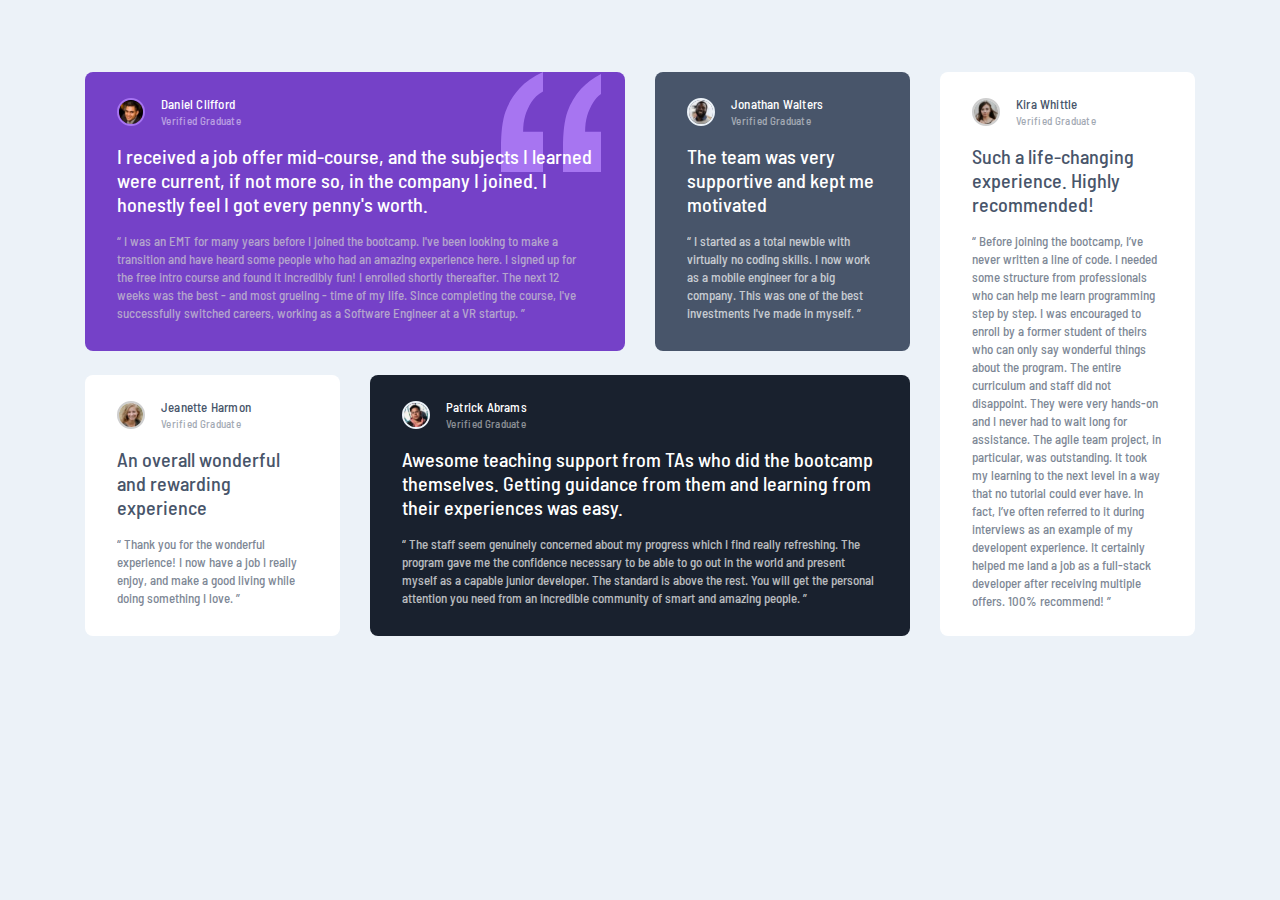
<file: index.html>
<!DOCTYPE html>
<html lang="en">
  <head>
    <meta charset="UTF-8" />
    <meta name="viewport" content="width=device-width, initial-scale=1.0" />
    <link rel="preconnect" href="https://fonts.googleapis.com" />
    <link rel="preconnect" href="https://fonts.gstatic.com" crossorigin />
    <link
      href="https://fonts.googleapis.com/css2?family=Barlow+Semi+Condensed:wght@400;500;600&display=swap"
      rel="stylesheet"
    />
    <link rel="stylesheet" href="style.css" />
  </head>
  <body>
    <section class="testimonial">
      <article class="testimonial__item">
        <header class="testimonial__header">
          <img
            class="testimonial__avatar"
            src="./images/image-daniel.jpg"
            alt="Daniel Clifford headshot"
          />
          <div class="testimonial__info">
            <h3 class="testimonial__author">Daniel Clifford</h3>
            <p class="testimonial__role">Verified Graduate</p>
          </div>
        </header>

        <blockquote>
          <p class="testimonial__quote. testimonial__quote--intro">
            I received a job offer mid-course, and the subjects I learned were
            current, if not more so, in the company I joined. I honestly feel I
            got every penny's worth.
          </p>

          <p class="testimonial__quote testimonial__quote--main">
            “ I was an EMT for many years before I joined the bootcamp. I've
            been looking to make a transition and have heard some people who had
            an amazing experience here. I signed up for the free intro course
            and found it incredibly fun! I enrolled shortly thereafter. The next
            12 weeks was the best - and most grueling - time of my life. Since
            completing the course, I've successfully switched careers, working
            as a Software Engineer at a VR startup. ”
          </p>
        </blockquote>
      </article>

      <article class="testimonial__item">
        <header class="testimonial__header">
          <img
            class="testimonial__avatar"
            src="./images/image-jonathan.jpg"
            alt="Jonathan Walters headshot"
          />
          <div class="testimonial__info">
            <h3 class="testimonial__author">Jonathan Walters</h3>
            <p class="testimonial__role">Verified Graduate</p>
          </div>
        </header>

        <blockquote>
          <p class="testimonial__quote. testimonial__quote--intro">
            The team was very supportive and kept me motivated
          </p>

          <p class="testimonial__quote testimonial__quote--main">
            “ I started as a total newbie with virtually no coding skills. I now
            work as a mobile engineer for a big company. This was one of the
            best investments I've made in myself. ”
          </p>
        </blockquote>
      </article>

      <article class="testimonial__item">
        <header class="testimonial__header">
          <img
            class="testimonial__avatar"
            src="./images/image-jeanette.jpg"
            alt="Jeanette Harmon headshot"
          />
          <div class="testimonial__info">
            <h3 class="testimonial__author">Jeanette Harmon</h3>
            <p class="testimonial__role">Verified Graduate</p>
          </div>
        </header>

        <blockquote>
          <p class="testimonial__quote. testimonial__quote--intro">
            An overall wonderful and rewarding experience
          </p>

          <p class="testimonial__quote testimonial__quote--main">
            “ Thank you for the wonderful experience! I now have a job I really
            enjoy, and make a good living while doing something I love. ”
          </p>
        </blockquote>
      </article>

      <article class="testimonial__item">
        <header class="testimonial__header">
          <img
            class="testimonial__avatar"
            src="./images/image-patrick.jpg"
            alt="Patrick Abrams headshot"
          />
          <div class="testimonial__info">
            <h3 class="testimonial__author">Patrick Abrams</h3>
            <p class="testimonial__role">Verified Graduate</p>
          </div>
        </header>

        <blockquote>
          <p class="testimonial__quote. testimonial__quote--intro">
            Awesome teaching support from TAs who did the bootcamp themselves.
            Getting guidance from them and learning from their experiences was
            easy.
          </p>

          <p class="testimonial__quote testimonial__quote--main">
            “ The staff seem genuinely concerned about my progress which I find
            really refreshing. The program gave me the confidence necessary to
            be able to go out in the world and present myself as a capable
            junior developer. The standard is above the rest. You will get the
            personal attention you need from an incredible community of smart
            and amazing people. ”
          </p>
        </blockquote>
      </article>

      <article class="testimonial__item">
        <header class="testimonial__header">
          <img
            class="testimonial__avatar"
            src="./images/image-kira.jpg"
            alt="Kira Whittle headshot"
          />
          <div class="testimonial__info">
            <h3 class="testimonial__author">Kira Whittle</h3>
            <p class="testimonial__role">Verified Graduate</p>
          </div>
        </header>

        <blockquote>
          <p class="testimonial__quote. testimonial__quote--intro">
            Such a life-changing experience. Highly recommended!
          </p>

          <p class="testimonial__quote testimonial__quote--main">
            “ Before joining the bootcamp, I’ve never written a line of code. I
            needed some structure from professionals who can help me learn
            programming step by step. I was encouraged to enroll by a former
            student of theirs who can only say wonderful things about the
            program. The entire curriculum and staff did not disappoint. They
            were very hands-on and I never had to wait long for assistance. The
            agile team project, in particular, was outstanding. It took my
            learning to the next level in a way that no tutorial could ever
            have. In fact, I’ve often referred to it during interviews as an
            example of my developent experience. It certainly helped me land a
            job as a full-stack developer after receiving multiple offers. 100%
            recommend! ”
          </p>
        </blockquote>
      </article>
    </section>
  </body>
</html>
</file>
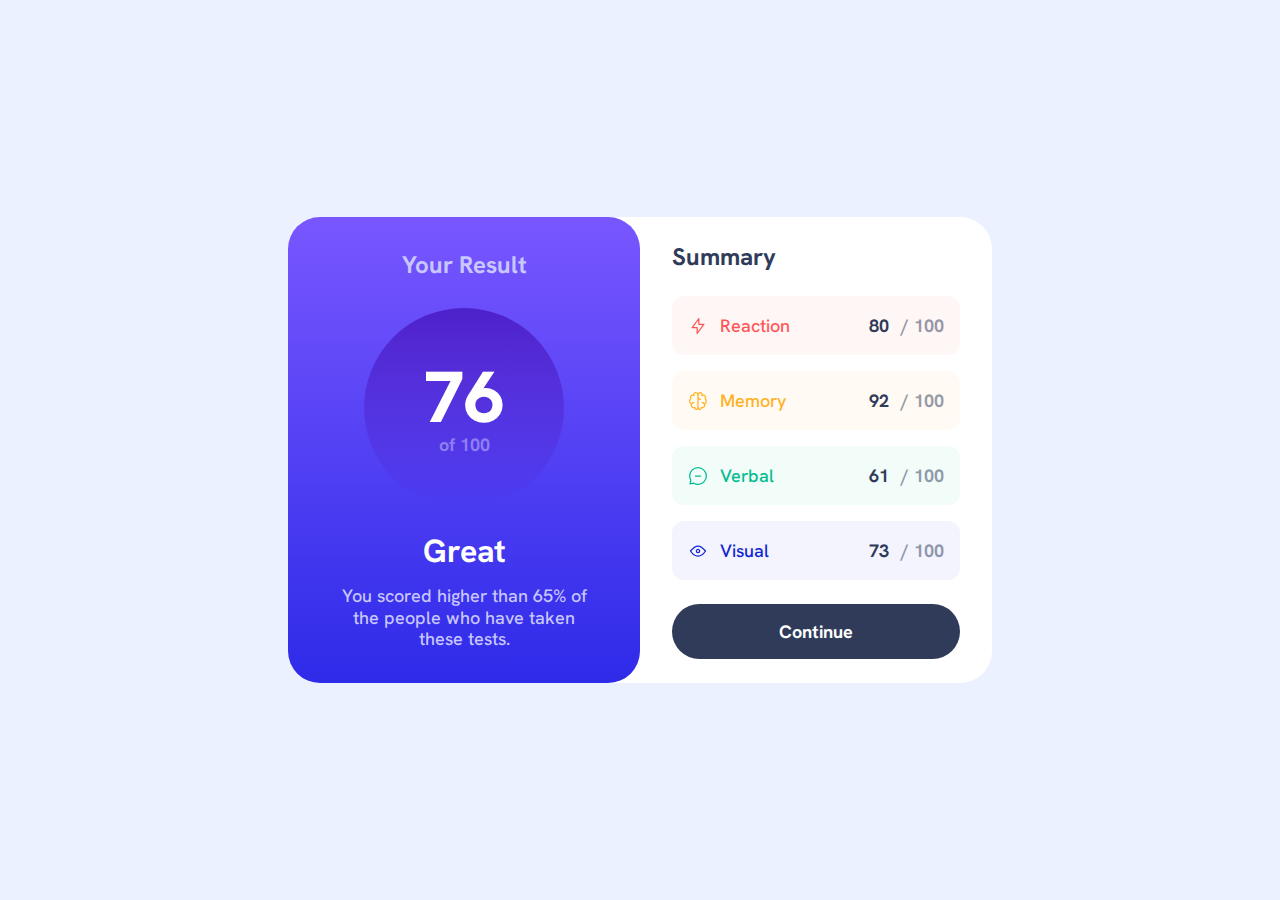
<file: results-summary-component-challenge/index.html>
<!DOCTYPE html>
<html lang="en">
  <head>
    <meta charset="UTF-8" />
    <meta name="viewport" content="width=device-width, initial-scale=1.0" />
    <link rel="stylesheet" href="style.css" />
    <title>Results summary component</title>
  </head>
  <body>
    <main class="app">
      <section class="result">
        <h2 class="result__title">Your Result</h2>
        <div class="result__stats">
          <p class="result__score">76</p>
          <p class="result__total-score">of 100</p>
        </div>
        <div class="result-info">
          <h3 class="result__grade">Great</h3>
          <p class="result__grade-description">
            You scored higher than 65% of the people who have taken these tests.
          </p>
        </div>
      </section>
      <section class="summary">
        <h2 class="summary__title">Summary</h2>
        <ul class="summary__categories">
          <li class="summary__category">
            <div class="summary__category-article">
              <img
                class="summary__category-icon"
                src="./assets/images/icon-reaction.svg"
                alt="rection icon"
              />
              <p class="summary__category-name">Reaction</p>
            </div>
            <div class="summary__category-result">
              <p class="summary__category-score">80</p>
              <p class="summary__category-total-score">/ 100</p>
            </div>
          </li>

          <li class="summary__category">
            <div class="summary__category-article">
              <img
                class="summary__category-icon"
                src="./assets/images/icon-memory.svg"
                alt="memory icon"
              />
              <p class="summary__category-name">Memory</p>
            </div>
            <div class="summary__category-result">
              <p class="summary__category-score">92</p>
              <p class="summary__category-total-score">/ 100</p>
            </div>
          </li>

          <li class="summary__category">
            <div class="summary__category-article">
              <img
                class="summary__category-icon"
                src="./assets/images/icon-verbal.svg"
                alt="Verbal icon"
              />
              <p class="summary__category-name">Verbal</p>
            </div>
            <div class="summary__category-result">
              <p class="summary__category-score">61</p>
              <p class="summary__category-total-score">/ 100</p>
            </div>
          </li>

          <li class="summary__category">
            <div class="summary__category-article">
              <img
                class="summary__category-icon"
                src="./assets/images/icon-visual.svg"
                alt="Visual icon"
              />
              <p class="summary__category-name">Visual</p>
            </div>
            <div class="summary__category-result">
              <p class="summary__category-score">73</p>
              <p class="summary__category-total-score">/ 100</p>
            </div>
          </li>
        </ul>
        <button class="btn">Continue</button>
      </section>
    </main>
  </body>
</html>
</file>
<file: style.css>
:root {
  --moderate-voilet: hsl(263, 55%, 52%);
  --very-dark-grayish-blue: hsl(217, 19%, 35%);
  --very-dark-blackish-blue: hsl(219, 29%, 14%);
  --light-voilet: hsl(264, 82%, 70%);
  --white: hsl(0, 0%, 100%);

  --light-gray: hsl(0, 0%, 81%);
  --light-grayish-blue: hsl(210, 46%, 95%);
}

* {
  margin: 0;
  padding: 0;
  box-sizing: border-box;
}

body {
  font-family: "Barlow Semi Condensed", sans-serif;
  background-color: var(--light-grayish-blue);
  padding: 4.5em 1.5em;
}

.testimonial {
  max-width: 1110px;
  margin-inline: auto;

  display: grid;
  grid-template-columns: 1fr;
  grid-template-areas:
    "one"
    "two"
    "three"
    "four"
    "five";
  gap: 24px 30px;

  @media (min-width: 48em) {
    grid-template-columns: repeat(3, 1fr);
    grid-template-areas:
      "one one two"
      "three four four"
      "five five five";
  }

  @media (min-width: 64em) {
    grid-template-columns: repeat(4, 1fr);
    grid-template-areas:
      "one one two five"
      "three four four five";
  }
}

.testimonial__item {
  border-radius: 0.5em;
  padding: 26px 32px;
}

.testimonial__item:first-child {
  background-color: var(--moderate-voilet);
  color: var(--white);
  grid-area: one;
  position: relative;
}

.testimonial__item:first-child::after {
  content: "";
  width: 100px;
  height: 100px;
  background: url("./images/bg-pattern-quotation.svg");
  background-repeat: no-repeat;
  position: absolute;
  top: 0;
  right: 24px;
  z-index: 1;
}

.testimonial__item:nth-child(2) {
  background-color: var(--very-dark-grayish-blue);
  color: var(--white);
  grid-area: two;
}

.testimonial__item:nth-child(3) {
  background-color: var(--white);
  color: var(--very-dark-grayish-blue);
  grid-area: three;
}

.testimonial__item:nth-child(4) {
  background-color: var(--very-dark-blackish-blue);
  color: var(--white);
  grid-area: four;
}

.testimonial__item:nth-child(5) {
  background-color: var(--white);
  color: var(--very-dark-grayish-blue);
  grid-area: five;
}

.testimonial__header {
  display: flex;
  align-items: center;
  gap: 1em;
  margin-bottom: 18px;
}

.testimonial__avatar {
  width: 28px;
  height: 28px;
  border-radius: 50%;
}

.testimonial__item:first-child .testimonial__avatar {
  border: 2px solid var(--light-voilet);
}

.testimonial__item:nth-child(2) .testimonial__avatar {
  border: 2px solid var(--light-grayish-blue);
}

.testimonial__item:nth-child(3) .testimonial__avatar {
  border: 2px solid var(--light-gray);
}

.testimonial__item:nth-child(4) .testimonial__avatar {
  border: 2px solid var(--light-grayish-blue);
}

.testimonial__item:nth-child(5) .testimonial__avatar {
  border: 2px solid var(--light-gray);
}

.testimonial__author {
  font-size: 0.8125rem;
  font-weight: 500;
  line-height: 13px;
  letter-spacing: 0.2px;
}

.testimonial__role {
  font-size: 0.6875rem;
  font-weight: 500;
  line-height: 11px;
  letter-spacing: 0.3px;
  opacity: 0.5;
  margin-top: 4px;
}

.testimonial__quote--intro {
  font-size: 1.25rem;
  font-weight: 500;
  position: relative;
  z-index: 99;
}

.testimonial__quote--main {
  font-size: 0.8125rem;
  font-weight: 500;
  line-height: 18px;
  opacity: 0.7;
  margin-block-start: 16px;
}

.testimonial__item:first-child .testimonial__quote--main {
  color: var(--light-gray);
}
</file>
<file: results-summary-component-challenge/style.css>
@font-face {
  font-family: "Hanken Grotesk";
  src: url(./assets/fonts/HankenGrotesk-VariableFont_wght.ttf);
}

:root {
  --clr-very-light-blue: hsl(220, 100%, 96%);
  --clr-light-red: hsl(0, 100%, 67%);
  --clr-orangey-yellow: hsl(39, 100%, 56%);
  --clr-green-teal: hsl(166, 100%, 37%);
  --clr-cobalt-blue: hsl(234, 85%, 45%);

  --clr-light-red-white: hsla(0, 100%, 67%, 0.05);
  --clr-orangey-yellow-white: hsla(39, 100%, 56%, 0.05);
  --clr-green-teal-white: hsla(166, 100%, 37%, 0.05);
  --clr-cobalt-blue-white: hsla(234, 85%, 45%, 0.05);

  --clr-light-slate-blue: hsl(252, 100%, 67%);
  --clr-light-royal-blue: hsl(241, 81%, 54%);

  --clr-violet-blue: hsla(256, 72%, 46%, 1);
  --clr-persian-blue: hsla(241, 72%, 46%, 0);

  --clr-white: hsl(0, 0%, 100%);
  --clr-pale-blue: hsl(221, 100%, 96%);
  --clr-light-lavender: hsl(241, 100%, 89%);
  --clr-dark-gray-blue: hsl(224, 30%, 27%);

  --gradient-blue: linear-gradient(
    var(--clr-light-slate-blue) 0%,
    var(--clr-light-slate-blue) 0%,
    var(--clr-light-royal-blue) 100%
  );

  --fs-base: 1rem;
  --fs-md: 1.125rem;
  --fs-lg: 1.5rem;
  --fs-xl: 3.5rem;

  @media (min-width: 48em) {
    --fs-base: 1.125rem;
    --fs-md: 1.5rem;
    --fs-lg: 2rem;
    --fs-xl: 4.5rem;
  }
}

* {
  margin: 0;
  padding: 0;
  box-sizing: border-box;
}

ul {
  list-style: none;
}

body {
  font-family: "Hanken Grotesk", sans-serif;
  font-size: var(--fs-base);
}

.app {
  max-width: 46em;
  background-color: var(--clr-white);
  display: grid;
  grid-template-columns: 1fr;
}

/* Result Section */
.result {
  background: var(--gradient-blue);
  color: var(--clr-light-lavender);
  border-radius: 0 0 32px 32px;
  padding: 32px;
  text-align: center;

  display: flex;
  flex-direction: column;
  align-items: center;
  gap: 24px;
}

.result__title {
  font-size: var(--fs-md);
  font-weight: 700;
}

.result__stats {
  width: 140px;
  height: 140px;
  background: linear-gradient(var(--clr-violet-blue), var(--clr-persian-blue));
  border-radius: 50%;

  display: flex;
  flex-direction: column;
  justify-content: center;
  align-items: center;
}

.result__score {
  color: var(--clr-white);
  font-size: var(--fs-xl);
  font-weight: 800;
  line-height: 72px;
}

.result__total-score {
  opacity: 0.5;
  font-weight: 700;
}

.result__grade {
  color: var(--clr-white);
  font-size: var(--fs-lg);
  font-weight: 700;
  line-height: 31px;
  margin-block-end: 8px;
}

.result__grade-description {
  max-width: 30ch;
  font-weight: 500;
  line-height: 1.2;
}

/* Summary Section */
.summary {
  padding: 24px 32px;
}

.summary__title {
  color: var(--clr-dark-gray-blue);
  font-size: var(--fs-md);
  font-weight: 700;
}

.summary__categories {
  display: flex;
  flex-direction: column;
  gap: 16px;
  padding-block: 24px;
}

.summary__category {
  min-width: 288px;
  border-radius: 12px;
  padding: 18px 16px;

  display: flex;
  justify-content: space-between;
  align-items: center;
}

.summary__category:nth-child(1) {
  background-color: var(--clr-light-red-white);
}

.summary__category:nth-child(2) {
  background-color: var(--clr-orangey-yellow-white);
}

.summary__category:nth-child(3) {
  background-color: var(--clr-green-teal-white);
}

.summary__category:nth-child(4) {
  background-color: var(--clr-cobalt-blue-white);
}

.summary__category-article {
  display: flex;
  align-items: center;
  gap: 12px;
}

.summary__category-name {
  font-weight: 500;
}

.summary__category:nth-child(1) .summary__category-name {
  color: var(--clr-light-red);
}

.summary__category:nth-child(2) .summary__category-name {
  color: var(--clr-orangey-yellow);
}

.summary__category:nth-child(3) .summary__category-name {
  color: var(--clr-green-teal);
}

.summary__category:nth-child(4) .summary__category-name {
  color: var(--clr-cobalt-blue);
}

.summary__category-result {
  color: var(--clr-dark-gray-blue);
  font-weight: 700;
  display: flex;
  align-items: center;
  gap: 12px;
}

.summary__category-total-score {
  opacity: 0.5;
}

.btn {
  width: 100%;
  background-color: var(--clr-dark-gray-blue);
  color: var(--clr-white);
  border: none;
  border-radius: 999px;
  padding: 16px;
  font-family: inherit;
  font-size: var(--fs-base);
  font-weight: 700;
  cursor: pointer;
}

.btn:hover {
  background: var(--gradient-blue);
}

@media (min-width: 48em) {
  body {
    background-color: var(--clr-very-light-blue);
    display: grid;
    place-items: center;
    height: 100vh;
  }

  .app {
    grid-template-columns: 1fr 1fr;
    border-radius: 32px;
  }

  .result {
    border-radius: 32px;
    gap: 28px;
  }

  .result__stats {
    width: 200px;
    height: 200px;
  }

  .result__grade-description {
    max-width: 25ch;
  }

  .result__grade {
    margin-block-end: 18px;
  }
}
</file>
